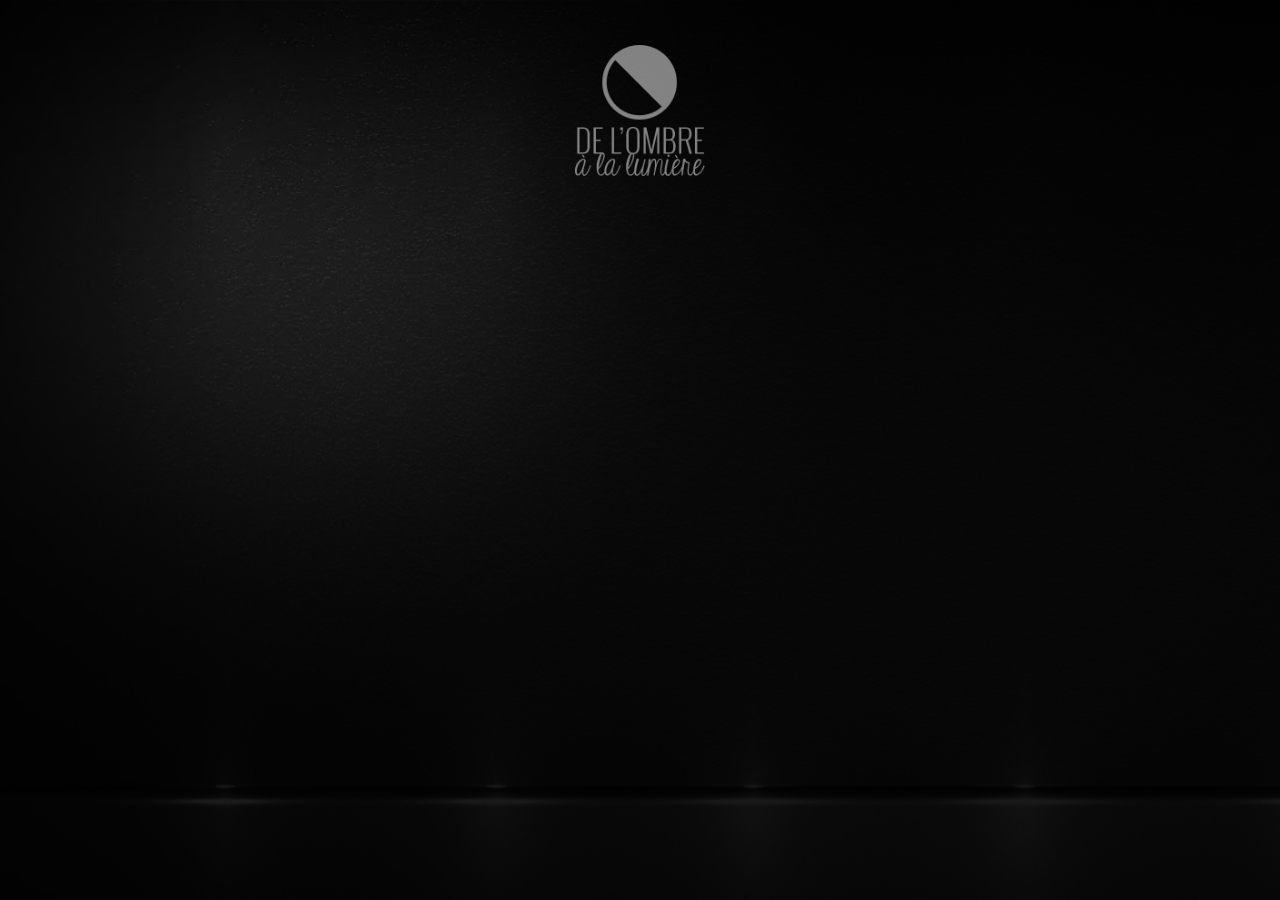
<file: index.html>
<!DOCTYPE html PUBLIC "-//W3C//DTD XHTML 1.0 Transitional//EN"
	"http://www.w3.org/TR/xhtml1/DTD/xhtml1-transitional.dtd">
<html xmlns="http://www.w3.org/1999/xhtml" xml:lang="en" lang="en">
<head>
        <meta http-equiv="Content-Type" content="text/html; charset=utf-8"/>
        <meta name="viewport" content="initial-scale=0.5" />
        <title>De l'Ombre à la Lumière</title>
        <meta name="description" content="Partez à la découverte de différents espaces et explorez les différentes intensités d'eclairage, de l'ombre à la munière..."/>       
        <meta name="keywords" content="ombre, lumiere, culture, eclairage, Master DIMI"/>
        <link rel="stylesheet" href="css/style.css" type="text/css" />
        <link href='https://fonts.googleapis.com/css?family=Open+Sans:400,300,300italic,400italic,600,600italic,700,700italic,800,800italic' rel='stylesheet' type='text/css'>
</head>
<body>
    <div id="container">
        <div id="head">
            <img src="img/logo.png" id="logo">
            <p class="fade-in one">Partez à la découverte de différents espaces et explorez les différentes intensités d'eclairage, <i>de l'ombre à la munière...</i></p>
        </div>
        <div id="thumbs">
            <div><a class="fade-in" id="show"><img src="img/1.png"></a><a id="click" href="japon/index.html"></a></div>
            <div><a class="fade-in" id="show"><img src="img/2.png"></a><a id="click" href="maroc/index.html"></a></div>
            <div><a class="fade-in" id="show"><img src="img/3.png"></a><a id="click" href=""></a></div>
            <div><a class="fade-in" id="show"><img src="img/4.png"></a><a id="click" href=""></a></div>
            <div><a class="fade-in" id="show"><img src="img/5.png"></a><a id="click" href=""></a></div>
        </div>

        <div id="tsb-spot"></div>


    </div>


<script src='js/jquery.min.js'></script>
<script src="js/index.js"></script>
</body>
</html>
</file>
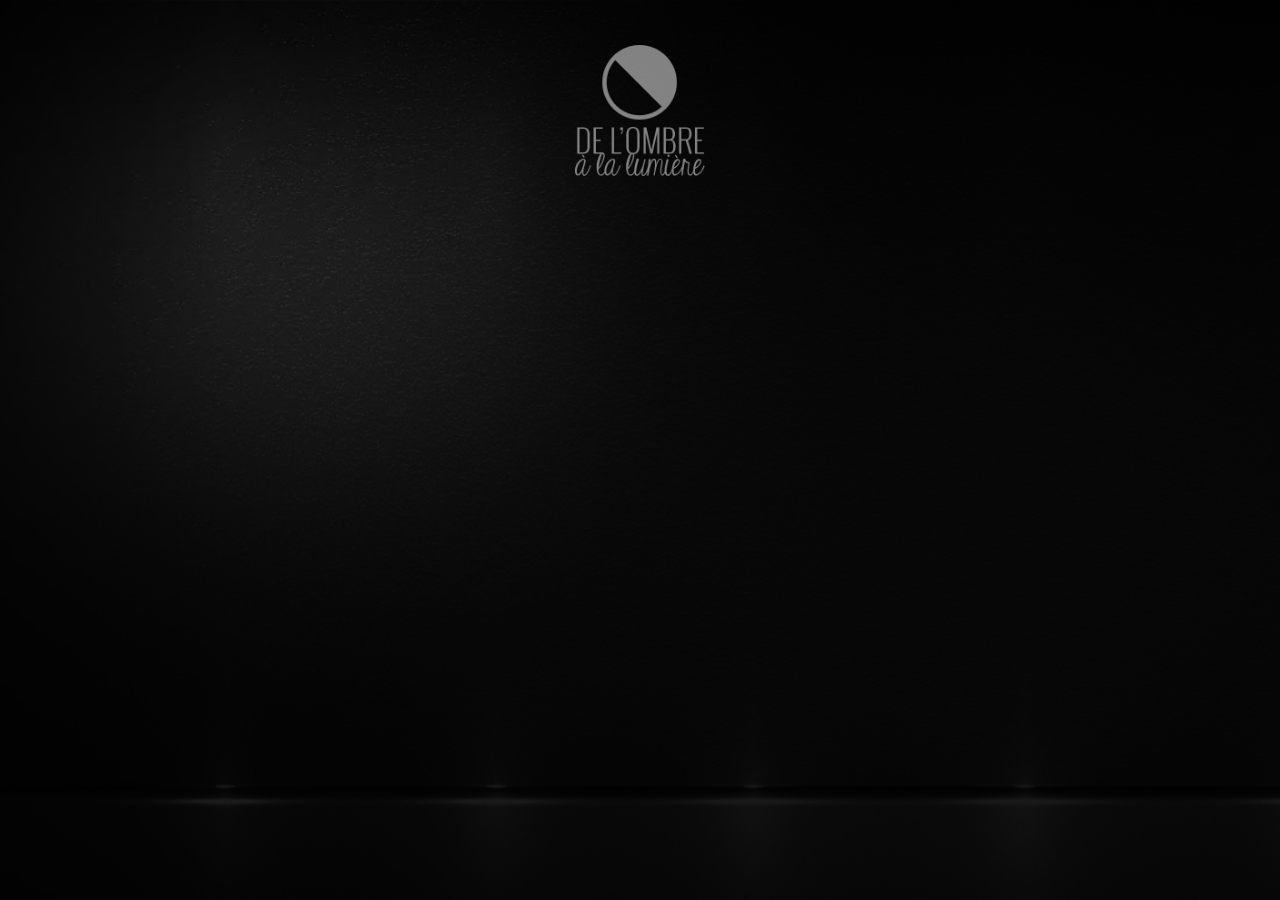
<file: Home/index.html>
<!DOCTYPE html PUBLIC "-//W3C//DTD XHTML 1.0 Transitional//EN"
	"http://www.w3.org/TR/xhtml1/DTD/xhtml1-transitional.dtd">
<html xmlns="http://www.w3.org/1999/xhtml" xml:lang="en" lang="en">
<head>
        <meta http-equiv="Content-Type" content="text/html; charset=utf-8"/>
        <meta name="viewport" content="initial-scale=0.5" />
        <title>De l'Ombre à la Lumière</title>
        <meta name="description" content="Partez à la découverte de différents espaces et explorez les différentes intensités d'eclairage, de l'ombre à la munière..."/>       
        <meta name="keywords" content="ombre, lumiere, culture, eclairage, Master DIMI"/>
        <link rel="stylesheet" href="css/style.css" type="text/css" />
        <link href='https://fonts.googleapis.com/css?family=Open+Sans:400,300,300italic,400italic,600,600italic,700,700italic,800,800italic' rel='stylesheet' type='text/css'>
</head>
<body>
    <div id="container">
        <div id="head">
            <img src="img/logo.png" id="logo">
            <p class="fade-in one">Partez à la découverte de différents espaces et explorez les différentes intensités d'eclairage, <i>de l'ombre à la munière...</i></p>
        </div>
        <div id="thumbs">
            <div><a class="fade-in" id="show"><img src="img/1.png"></a><a id="click" href="../japon/index.html"></a></div>
            <div><a class="fade-in" id="show"><img src="img/2.png"></a><a id="click" href="../maroc/index.html"></a></div>
            <div><a class="fade-in" id="show"><img src="img/3.png"></a><a id="click" href="maroc/index.html"></a></div>
            <div><a class="fade-in" id="show"><img src="img/4.png"></a><a id="click" href="maroc/index.html"></a></div>
            <div><a class="fade-in" id="show"><img src="img/5.png"></a><a id="click" href="maroc/index.html"></a></div>
        </div>

        <div id="tsb-spot"></div>


    </div>


<script src='js/jquery.min.js'></script>
<script src="js/index.js"></script>
</body>
</html>
</file>
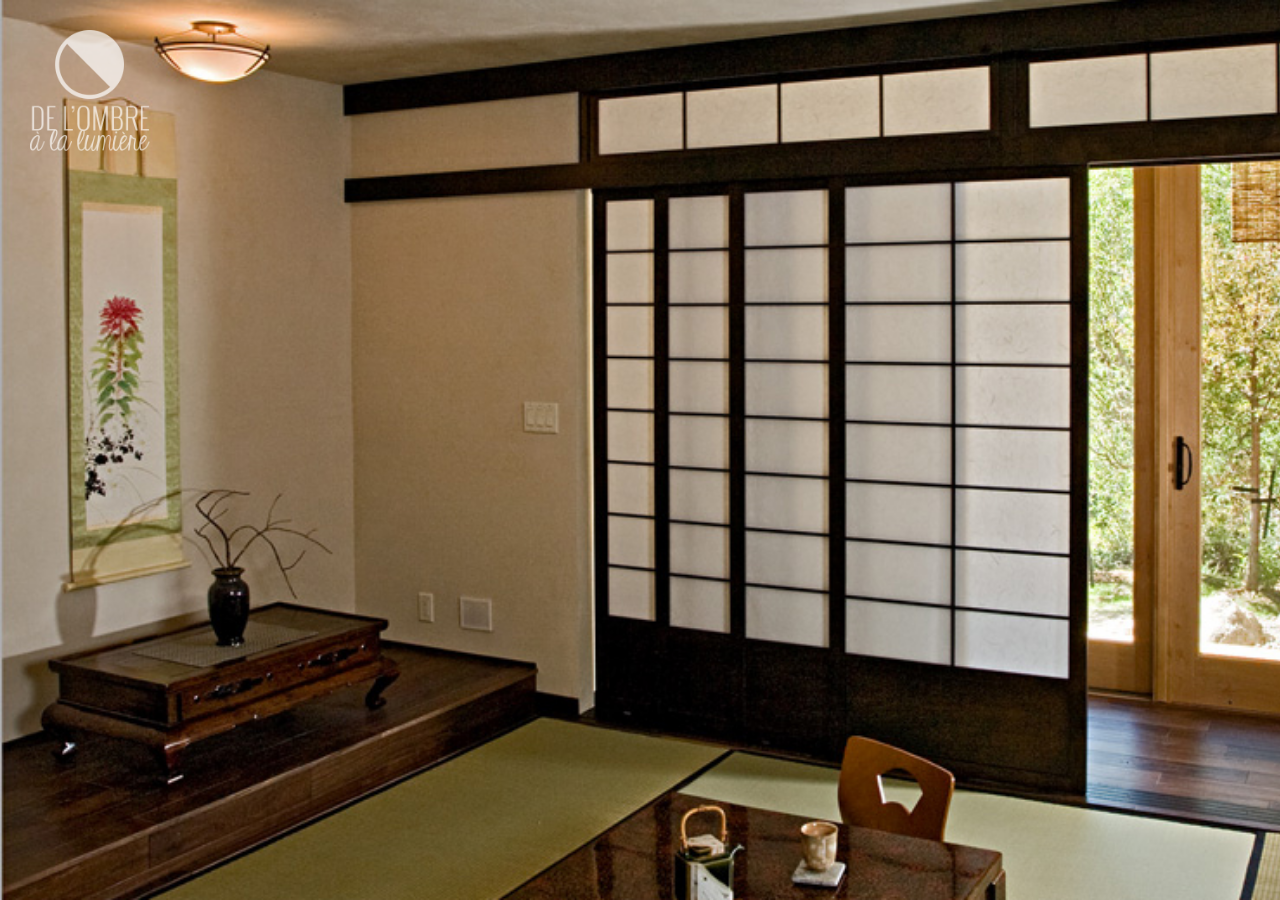
<file: japon/index.html>
<!DOCTYPE html>
<html >
  <head>
    <meta charset="UTF-8">
    <title>De l'Ombre à la Lumière | Japon </title>
    <meta name="description" content="Partez à la découverte de différents espaces et explorez les différentes intensités d'eclairage, de l'ombre à la munière..."/>       
    <meta name="keywords" content="ombre, lumiere, culture, eclairage, Master DIMI"/>
	<meta name="viewport" content="width=device-width, initial-scale=1">
	<script type="text/javascript" src="http://ajax.googleapis.com/ajax/libs/jquery/1.8/jquery.min.js"></script>
	<link rel="stylesheet" href="css/style.css">
	<link href='https://fonts.googleapis.com/css?family=Open+Sans:400,300,300italic,400italic,600,600italic,700,700italic,800,800italic' rel='stylesheet' type='text/css'>
  </head>
  <body>
    <div id="container">
    	<div id="fond"></div>
    	<a href="../index.html"><img style="z-index:20;" src="img/logo.png" id="logo"></a>
		<div id="thumbs">
			<img src="img/backg.jpg" id="img">
			<ul>
				<li class="cd-single-point" onclick="function()">
					<a class="cd-img-replace" href="#0">More</a>
					<div class="cd-more-info cd-top" style="height:190px;">
						<h2>L'ÉCLAIRAGE D'AMBIANCE</h2>
						<p><i>« Les reflets blanchâtres du papier, comme s’ils étaient impuissants à entamer les ténèbres épaisses du toko no ma, rebondissent en quelque sorte sur ces ténèbres, révélant un univers ambigu où l’ombre et la lumière se confondent. N’avez-vous jamais, vous qui me lisez, au moment de pénétrer dans une de ces salles, éprouvé le sentiment que la clarté qui flotte, diffuse, dans la pièce, n’est pas une clarté ordinaire, qu’elle possède une qualité rare, une pesanteur particulière ?» </i>
						<br/><b>Extrait de L’ÉLOGE DE L’OMBRE, JUNICHIRO TANIZAKI. P.57</b></p>
						<a href="#0" class="cd-close-info cd-img-replace">Close</a>
					</div>
				</li>

				<li class="cd-single-point" onclick="function()">
					<a class="cd-img-replace" href="#0">More</a>
					<div class="cd-more-info cd-right"  style="width:350px;margin-top:-20px">
						<h2>LES SHOJI</h2>
						<p>Le bois des Shoji est en bois naturel et possède l'avantage de faire entrer la nature chez vous. Qu'il s'agisse de paravents, de cloisons ou de portes, le Shoji laisse pénétrer une lumière douce tamisée par l'utilisation du papier "washi". Ce papier de riz est translucide et empêche donc la vue, en offrant une véritable intimité. Ces parois offre le pouvoir de moduler la lumière tout au long de la journée.
						<br/><b style="line-height:2" >Été Précoce de Yasujirō Ozu</b></p>
						<iframe width="210" height="132" src="https://www.youtube.com/embed/MSyQV5AiRMM?rel=0&amp;showinfo=0" frameborder="0" allowfullscreen></iframe>
						<a href="#0" class="cd-close-info cd-img-replace">Close</a>
					</div>
				</li>

				<li class="cd-single-point" onclick="function()">
					<a class="cd-img-replace" href="#0">More</a>
					<div class="cd-more-info cd-right" style="width:450px;">
						<h2>LE TOKONOMA</h2>
						<p><i>« Si l’on comparait une pièce d’habitation japonaise à un dessin à l’encre de Chine, les shôji correspondraient à la partie où l’encre est la plus diluée, le tokonoma à l’endroit où elle est la plus épaisse. Chaque fois que je regarde un tokonoma, ce chef-d’oeuvre du raffinement, je suis émerveillé de constater à quel point les Japonais ont pénétré les mystères de l’ombre, et avec quelle ingéniosité ils ont su utiliser les jeux d’ombre et de lumière. Et cela sans recherche particulière en vue de tel effet précis. En un mot, sans autre moyen que du bois sans apprêt et des murs nus, l’on a ménagé un espace en retrait, où les rayons lumineux que l’on y laisse pénétrer engendrent de ci, de là, des recoins vaguement obscurs. » </i><br/><b>Extrait de L’ÉLOGE DE L’OMBRE, JUNICHIRO TANIZAKI. P.56</b>
						</p>
						<a href="#0" class="cd-close-info cd-img-replace">Close</a>
					</div>
				</li>

				<li class="cd-single-point" onclick="function()">
					<a class="cd-img-replace" href="#0">More</a>
					<div class="cd-more-info cd-right">
						<h2>L'ÉCLAIRAGE JAPONAIS ET L'OCCIDENT...</h2>
						<p><i>« C’est ainsi que lorsque nous entreprenons la construction de nos demeures, avant toute chose nous déployons ce toit ainsi qu’un parasol qui détermine au sol un périmètre protégé du soleil, puis dans cette pénombre nous disposons la maison. Bien entendu, une maison d’Occident ne peut non plus se passer de toit, mais la destination principale, n’en est pas tant de faire obstacle à la lumière solaire, que de protéger des intempéries ; on le construit donc de telle sorte qu’il répande le moins d’ombre possible, et un simple coup d’œil sur son aspect extérieur permet de reconnaître que l’on a cherché à obtenir pour l’intérieur la meilleure exposition à la lumière. Si le toit japonais est un parasol, l’occidental n’est rien de plus qu’un couvre-chef. Mieux, comme dans une casquette, les bords sont réduits à si peu de chose que les rayons directs du soleil peuvent frapper les murs jusqu’au ras du toit. » </i>
						<br/><b>Extrait de L’ÉLOGE DE L’OMBRE, JUNICHIRO TANIZAKI. P.50</b></p>


						<a href="#0" class="cd-close-info cd-img-replace">Close</a>
					</div>
				</li>
			</ul>
		</div>
	</div>
	<script type="text/javascript">
		$( function() {
		  $('li').toggle( function() {
		    $('#fond').css('backgroundColor', 'rgba(0, 0, 0, 0.7)');
		  },function(){
		  $('#fond').css('backgroundColor', 'rgba(0, 0, 0, 0)');
		  });
		} );
	</script>
	<script src="js/modernizr.js"></script>
    <script src="js/index.js"></script>
	<script src="js/main.js"></script>
  </body>
</html>
</file>
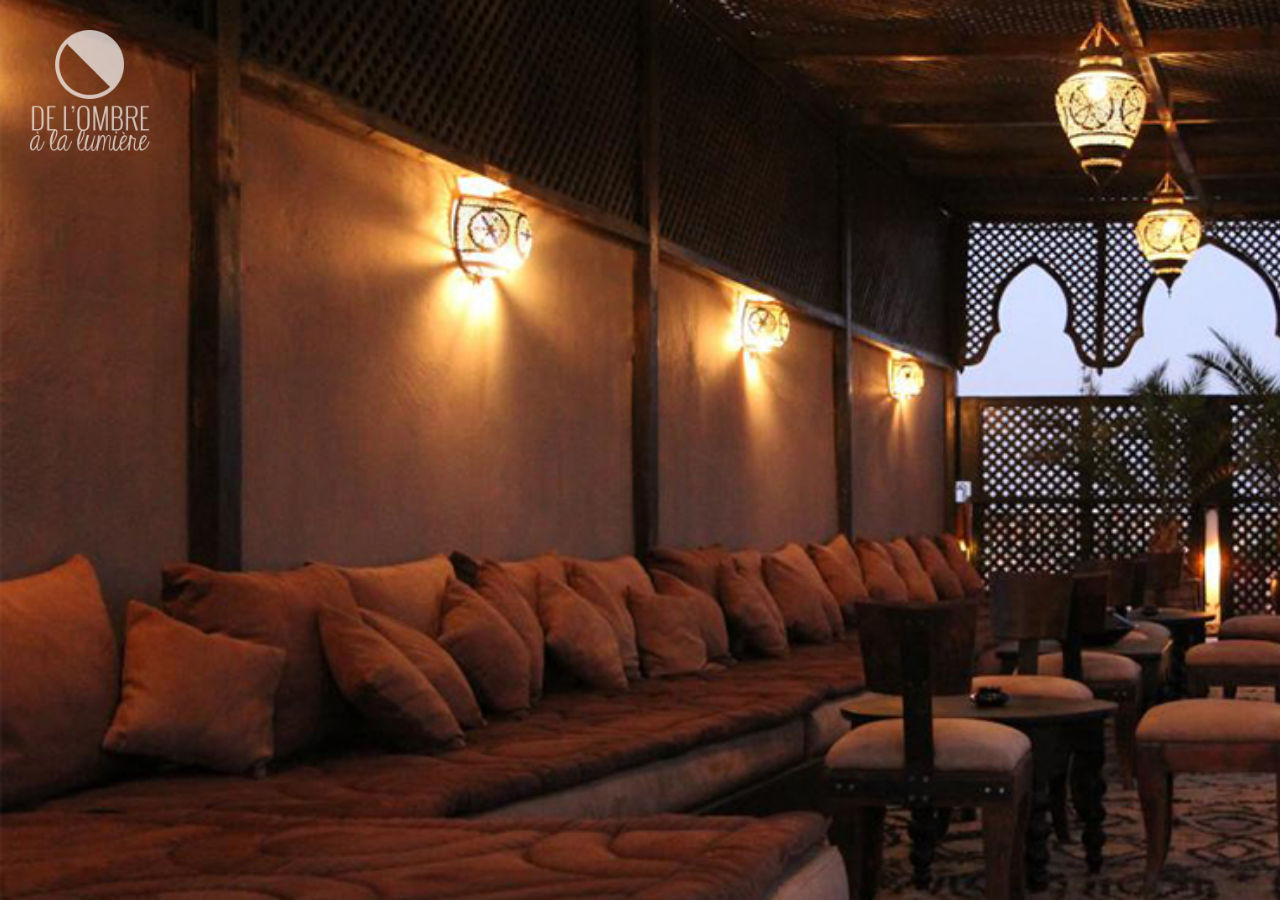
<file: maroc/index.html>
<!DOCTYPE html>
<html >
  <head>
    <meta charset="UTF-8">
    <title>De l'Ombre à la Lumière | Maroc </title>
    <meta name="description" content="Partez à la découverte de différents espaces et explorez les différentes intensités d'eclairage, de l'ombre à la munière..."/>       
    <meta name="keywords" content="ombre, lumiere, culture, eclairage, Master DIMI"/>
	<meta name="viewport" content="width=device-width, initial-scale=1">
	<script type="text/javascript" src="http://ajax.googleapis.com/ajax/libs/jquery/1.8/jquery.min.js"></script>
	<link rel="stylesheet" href="css/style.css">
	<link href='https://fonts.googleapis.com/css?family=Open+Sans:400,300,300italic,400italic,600,600italic,700,700italic,800,800italic' rel='stylesheet' type='text/css'>
  </head>
  <body>
    <div id="container">
    	<div id="fond"></div>
    	<a href="../index.html"><img style="z-index:20;" src="img/logo.png" id="logo"></a>
		<div id="thumbs">
			<img src="img/backg.jpg" id="img">
			<ul>
				<li class="cd-single-point" onclick="function()">
					<a class="cd-img-replace" href="#0">More</a>
					<div class="cd-more-info cd-top" style="height:120px;text-align:center;">
						<h2>TAPIS BERBERES BENI OUARAIN</h2>
						<p>Les tapis Beni Ouarain sont considérés comme étant « les tapis roi », les plus prestigieux du Maroc, tissés à la main à partir de laine soyeuse de haute qualité, chaque pièce est unique en son genre. Ces tapis luxuriants trouvent leur place dans tous les décors. Ce tapis traditionnel apportera prestige, lumière et chaleur </p>
						<a href="#0" class="cd-close-info cd-img-replace">Close</a>
					</div>
				</li>

				<li class="cd-single-point" onclick="function()">
					<a class="cd-img-replace" href="#0">More</a>
					<div class="cd-more-info cd-bottom"  style="width:350px;margin-top:0px;text-align:center;">
						<h2>MUR DE TADELAK</h2>
						<p>Le Tadelakt est une technique de revêtement mural que l'on trouve traditionnellement dans les Hammams. En chaux naturelle, polie par le Mâalem (maître artisan), il protège les murs de l'humidité (idéal pour les espaces extérieurs) et donne de la luminosité à votre espace.</p>
						<a href="#0" class="cd-close-info cd-img-replace">Close</a>
					</div>
				</li>

				<li class="cd-single-point" onclick="function()">
					<a class="cd-img-replace" href="#0">More</a>
					<div class="cd-more-info cd-right" style="width:450px;">
						<h2>APPLIQUE MURALE</h2>
						<p>Toutes ajourées d'arabesques, de rosaces finement ciselées, travaillées avec minutie par des mains de maître artisans, les Appliques Murales et Luminaires rehausseront votre intérieur d'une belle et délicate touche de Décoration Marocaine. Pour obtenir un éclairage diffus et tamisé ou une atmosphère joyeuse dans un salon ou sur une terrasse, optez pour une lampe d'ambiance ou un luminaire en suspension marocain.</p>
						<a href="#0" class="cd-close-info cd-img-replace">Close</a>
					</div>
				</li>

				<li class="cd-single-point" onclick="function()">
					<a class="cd-img-replace" href="#0">More</a>
					<div class="cd-more-info cd-right">
						<h2>ARC OUTREPASSÉ BRISÉ</h2>
						<p>L’un des éléments qui caractérisent le plus les monuments Arabes est la forme particulière des arcades. Dans une évocation Orientale, on imagine toujours, dans le décor d’un palais, les traditionnels portiques en arc brisé outrepassé. Une véritable ouverture préstigieuse qui laisse entrer la lumière. Les illustrateurs en ont usé et abusé ; les décorateurs de théâtre s’en sont souvent servis, en les déformant maintes fois du reste, et ont commis, dans des compositions fantaisistes, de très fâcheuses fautes de goût. Dans les plus vieux monuments du Caire, à la Mosquée d’Amrou, qui date du VII° siècle, et à celle de Touloun, les architectes ont tracé l'arc brisé, très légèrement obtus, mais non outrepassé.</p>
				</li>

				<li class="cd-single-point" onclick="function()">
					<a class="cd-img-replace" href="#0">More</a>
					<div class="cd-more-info cd-right">
						<h2>SUSPENSION</h2>
						<p>Lampes marocaines henné sont faits de peau de chèvre ou de brebis qui est tendu autour dedifférentes formes de cadres marocains en fer forgé à la main. Après la teinture de la peau,avec une aiguille, les artistes au henné, généralement des filles, méticuleusement élaborer de différents motifs complexes, qui semblent être de fines lignes noires sur les peaux. Ils ont laissé sècher le henné pendant environ une heure, puis les artistes peintre ont appliqués des peintures de couleurs différentes tirées au henné. Ils utilisent des couleurs typiquement marocaines dynamiques qui vous font penser à Aladdin symbole des lumières magiques. Ces techniques ont été utilisées pendant de nombreux siècles et ont été transmis durant de nombreuses générations. </p>
				</li>


				<li class="cd-single-point" onclick="function()">
					<a class="cd-img-replace" href="#0">More</a>
					<div class="cd-more-info cd-left" style="text-align:right;margin-top:-20px;width:500px;">
						<h2>LANTERNE</h2>
						<p><i>L'éclairage joue un rôle très important pour avoir un look parfait du décor de votre salon marocain traditionnel. Les appareils d'éclairage fabriqués par les artisans marocains se caractérisent pas une décoration marocaine esthétique et un design inédit. Les textures sont très utilisées dans les salons traditionnels marocains. Les textures et les formes sont des éléments indispensables au style marocain. Un univers loin des éléments lisses et épurés. A la différence d’une bougie, la lanterne offre bien plus qu’un éclairage. Il suffit de contempler le spectacle au mur. La lumière se glisse entre les formes symétriques, parfois même offre de teintes colorées. La légèreté se réalisé, la délicatesse s’installe, le voyage débute. Faites-vous de grandes nuits chaleureuses.
						</p>
						<a href="#0" class="cd-close-info cd-img-replace">Close</a>
					</div>
				</li>		

				<!-- <li class="cd-single-point" onclick="function()">
					<a class="cd-img-replace" href="#0">More</a>
					<div class="cd-more-info cd-right" style="width:450px;">
						<h2>SOL BEJMAT</h2>
						<p><i>L'éclairage joue un rôle très important pour avoir un look parfait du décor de votre salon marocain traditionnel. Les appareils d'éclairage fabriqués par les artisans marocains se caractérisent pas une décoration marocaine esthétique et un design inédit. Les textures sont très utilisées dans les salons traditionnels marocains. Les textures et les formes sont des éléments indispensables au style marocain. Un univers loin des éléments lisses et épurés. 
						Besoin d’une atmosphère ou une décoration bien particulière ? Besoin d’évasion ou encore de romantisme ? La lanterne de salon marocain vous transporte dans un tout autre monde, un monde rêveur. L’occasion d’oublier ses petits tracas quotidiens ou encore de simuler une nuit sous un ciel étoilé. Comment rester insensible à cette lumière « vivante », pleine de charme et d’élégance ? A la différence d’une bougie, la lanterne offre bien plus qu’un éclairage. Il suffit de contempler le spectacle au mur. La lumière se glisse entre les formes symétriques, parfois même offre de teintes colorées. La légèreté se réalisé, la délicatesse s’installe, le voyage débute. Faites-vous de grandes nuits chaleureuses.
						</p>
						<a href="#0" class="cd-close-info cd-img-replace">Close</a>
					</div>
				</li>-->


						<a href="#0" class="cd-close-info cd-img-replace">Close</a>
					</div>
				</li>
			</ul>
		</div>
	</div>
	<script type="text/javascript">
		$( function() {
		  $('li').toggle( function() {
		    $('#fond').css('backgroundColor', 'rgba(0, 0, 0, 0.7)');
		  },function(){
		  $('#fond').css('backgroundColor', 'rgba(0, 0, 0, 0)');
		  });
		} );
	</script>
	<script src="js/modernizr.js"></script>
    <script src="js/index.js"></script>
	<script src="js/main.js"></script>
  </body>
</html>
</file>
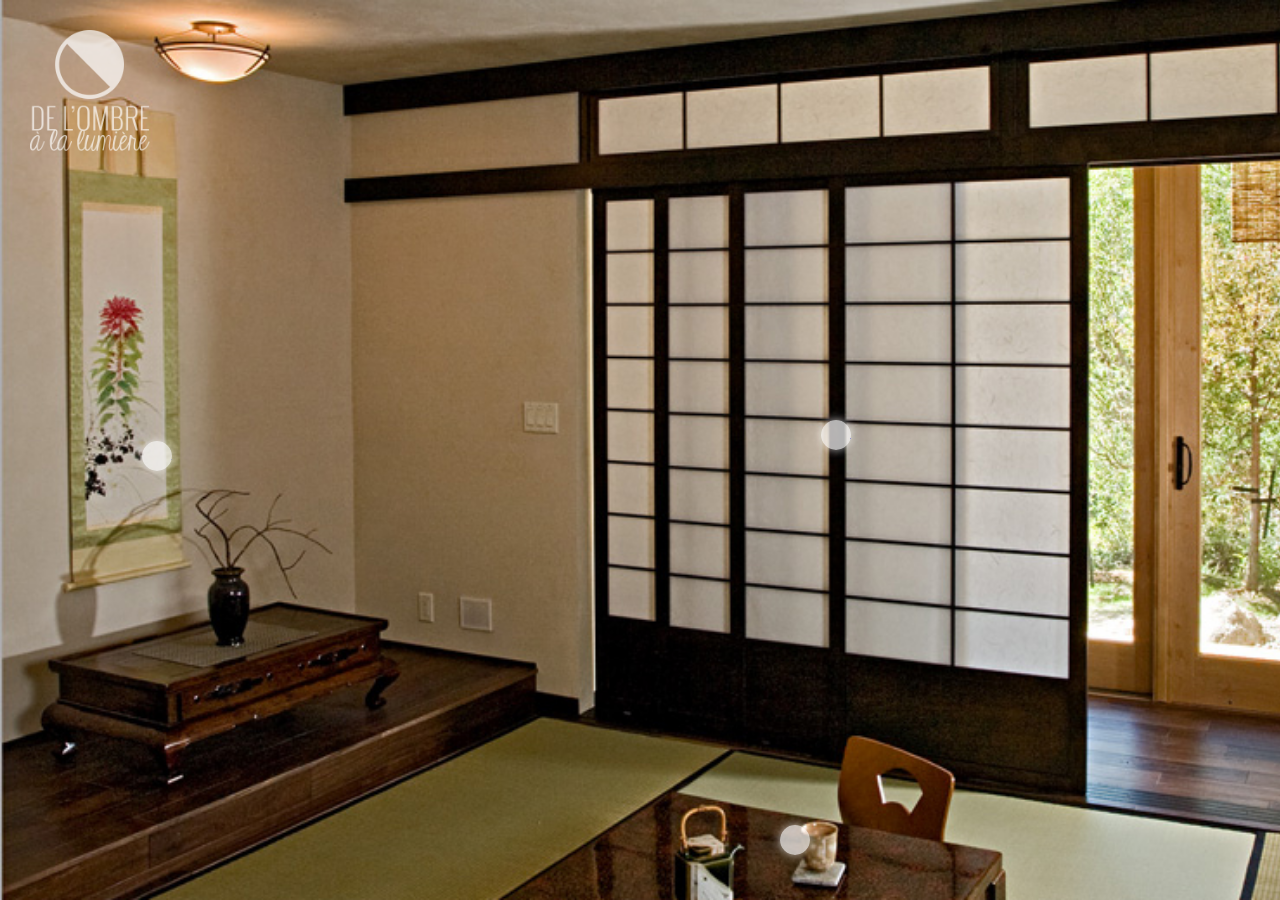
<file: Shoji/index.html>
<!DOCTYPE html>
<html >
  <head>
    <meta charset="UTF-8">
    <title>De l'Ombre à la Lumière</title>
	<meta name="viewport" content="width=device-width, initial-scale=1">
	<script type="text/javascript" src="http://ajax.googleapis.com/ajax/libs/jquery/1.8/jquery.min.js"></script>
	<link rel="stylesheet" href="css/style.css">
	<link href='https://fonts.googleapis.com/css?family=Open+Sans:400,300,300italic,400italic,600,600italic,700,700italic,800,800italic' rel='stylesheet' type='text/css'>
	<style type="text/css">
		body {
			color: #fff;
		  	font-family: 'Open Sans', sans-serif;
		}
		#fond {
			background-color: rgba(0, 0, 0, 0.5);
		    position: absolute;
		    z-index: 2;
		    width: 100%;
		    height: 100%;
		}
		iframe:hover{
			width: 420px; 
			height: 315px;
			transition-duration: 3s;
			} 
	</style>
  </head>
  <body>
    <div id="container">
    	<div id="fond"></div>
    	<a href="index.html"><img src="img/logo.png" id="logo"></a>
		<div id="thumbs">
			<img src="img/backg.jpg" id="img">
			<ul>
				<li class="cd-single-point" onclick="function()">
					<a class="cd-img-replace" href="#0">More</a>
					<div class="cd-more-info cd-top">
						<p>
							Les reflets blanchâtres du papier, comme s’ils étaient impuissants à entamer les ténèbres épaisses du toko no ma, rebondissent en quelque sorte sur ces ténèbres, révélant un univers ambigu où l’ombre et la lumière se confondent. N’avez-vous jamais, vous qui me lisez, au moment de pénétrer dans une de ces salles, éprouvé le sentiment que la clarté qui flotte, diffuse, dans la pièce, n’est pas une clarté ordinaire, qu’elle possède une qualité rare, une pesanteur particulière ?
						</p>
						<a href="#0" class="cd-close-info cd-img-replace">Close</a>
					</div>
				</li>

				<li class="cd-single-point" onclick="function()">
					<a class="cd-img-replace" href="#0">More</a>
					<div class="cd-more-info cd-right">
						<p>
							<iframe width="210" height="132" src="https://www.youtube.com/embed/MSyQV5AiRMM?rel=0&amp;showinfo=0" frameborder="0" allowfullscreen></iframe>
						</p>
						<a href="#0" class="cd-close-info cd-img-replace">Close</a>
					</div>
				</li>

				<li class="cd-single-point" onclick="function()">
					<a class="cd-img-replace" href="#0">More</a>
					<div class="cd-more-info cd-right">
						<p>
							C’est ainsi que lorsque nous entreprenons la construction de nos demeures, avant toute chose nous déployons ce toit ainsi qu’un parasol qui détermine au sol un périmètre protégé du soleil, puis dans cette pénombre nous disposons la maison. Bien entendu, une maison d’Occident ne peut non plus se passer de toit, mais la destination principale, n’en est pas tant de faire obstacle à la lumière solaire, que de protéger des intempéries ; on le construit donc de telle sorte qu’il répande le moins d’ombre possible, et un simple coup d’œil sur son aspect extérieur permet de reconnaître que l’on a cherché à obtenir pour l’intérieur la meilleure exposition à la lumière. Si le toit japonais est un parasol, l’occidental n’est rien de plus qu’un couvre-chef. Mieux, comme dans une casquette, les bords sont réduits à si peu de chose que les rayons directs du soleil peuvent frapper les murs jusqu’au ras du toit.
						</p>
						<a href="#0" class="cd-close-info cd-img-replace">Close</a>
					</div>
				</li>

				<li class="cd-single-point" onclick="function()">
					<a class="cd-img-replace" href="#0">More</a>
					<div class="cd-more-info cd-left">
						<h2>Eté Précoce 1951SHOJI</h2>
						<p>
							Cette paroi traditionnelle japonaise est constituée de papier de riz translucide monté sur une trame de bois, souvent disposés sur des paroi elles permettent d'obtenir une lumière tamisé, et de pouvoir la moduler tout au long de la journée. C'est à l'époque de Kamakura qu'il prend son sens définitif.
						</p>
						<a href="#0" class="cd-close-info cd-img-replace">Close</a>
					</div>
				</li>
			</ul>
		</div>
	</div>
	<script type="text/javascript">
		$( function() {
		  $('#fond').toggle( function() {
		    $(this).css('backgroundColor', 'rgba(0, 0, 0, 0.7)');
		  },function(){
		  $(this).css('backgroundColor', 'rgba(0, 0, 0, 0)');
		  });
		} );
	</script>
	<script src="js/modernizr.js"></script>
    <script src="js/jquery-2.1.1.js"></script>
    <script src="js/index.js"></script>
	<script src="js/main.js"></script>
  </body>
</html>
</file>
<file: css/style.css>
*{margin: 0;padding: 0;}

#container {
	height: 100%;
	width: 100%;
	overflow-x: scroll;
	min-height: 600px;
}

#show{z-index:0; position:relative; }
#click {z-index: 999; margin-right: -12em; width: 200px; height: 239px; display: inline-block; position: relative; right: 200px;}

#thumbs {
	background-color: #646464;
	position: absolute;
	top: 0px;
	left: 0px;
	height: 100%;
	width: auto;
	white-space: nowrap;
	padding: 0px 300px;
	background-image: url(../img/bg.jpg);
	background-size: auto 100%;
	min-height: 650px;

}

#thumbs div {
	width: 200px;
	margin: 8% 250px 0px 250px;
	display: inline-block;
}

#thumbs img {
	height: auto;
	width: 200px;
	/*box-shadow: 0px 1px 35px rgb(255, 255, 255), 0 0 64px #C6C6FF, 0 0 30px #c6c6ff;*/
	box-shadow: 0 18px 40px 0 #000, 10px 0px 30px 0px rgba(255, 255, 255, 0.5), 0px -10px 30px 0px rgba(255, 255, 255, 0.5), -10px 0px 30px 0px rgba(255, 255, 255, 0.5);
}

#thumbs img:hover {
	height: auto;
	width: 200px;
	transition: all 0.5s ease-in-out 0s;
}

#logo {
    margin: 0px auto 0px auto;
    position: relative;
    display: block;
    width: 130px;
}

#head {
    margin: 45px auto 0px auto;
    position: relative;
    display: block;
    z-index: 1;
    opacity: 0.5;
    color: #fff;
    width: 450px;
    text-align: center;
}

p{
	margin-top: 25px;
  	font-family: 'Open Sans', sans-serif;
}

#titre {
	position: fixed;
	text-align: center;
  	font-family: 'Open Sans', sans-serif;
	font-size: 40px;
	color: #cccccc;
	z-index: 1;
}

#tsb-spot {
    position: absolute;
    top: 0;
    left: 0;
    width: 100%;
    height: 100%;
    background: url(../img/spotlight.png) center;
}


/* make keyframes that tell the start state and the end state of our object */
 
@-webkit-keyframes fadeIn { from { opacity:0; } to { opacity:1; } }
@-moz-keyframes fadeIn { from { opacity:0; } to { opacity:1; } }
@keyframes fadeIn { from { opacity:0; } to { opacity:1; } }
 
.fade-in {
	opacity:0;  /* make things invisible upon start */
	-webkit-animation:fadeIn ease-in 1;  /* call our keyframe named fadeIn, use animattion ease-in and repeat it only 1 time */
	-moz-animation:fadeIn ease-in 1;
	animation:fadeIn ease-in 1;
 
	-webkit-animation-fill-mode:forwards;  /* this makes sure that after animation is done we remain at the last keyframe value (opacity: 1)*/
	-moz-animation-fill-mode:forwards;
	animation-fill-mode:forwards;
 
	-webkit-animation-duration:1s;
	-moz-animation-duration:1s;
	animation-duration:1s;
}
 
.fade-in.one {
-webkit-animation-delay: 0.7s;
-moz-animation-delay: 0.7s;
animation-delay: 0.7s;
}
</file>
<file: Home/css/style.css>
*{margin: 0;padding: 0;}

#container {
	height: 100%;
	width: 100%;
	overflow-x: scroll;
	min-height: 600px;
}

#show{z-index:0; position:relative; }
#click {z-index: 999; margin-right: -12em; width: 200px; height: 239px; display: inline-block; position: relative; right: 200px;}

#thumbs {
	background-color: #646464;
	position: absolute;
	top: 0px;
	left: 0px;
	height: 100%;
	width: auto;
	white-space: nowrap;
	padding: 0px 300px;
	background-image: url(../img/bg.jpg);
	background-size: auto 100%;
	min-height: 650px;

}

#thumbs div {
	width: 200px;
	margin: 8% 250px 0px 250px;
	display: inline-block;
}

#thumbs img {
	height: auto;
	width: 200px;
	/*box-shadow: 0px 1px 35px rgb(255, 255, 255), 0 0 64px #C6C6FF, 0 0 30px #c6c6ff;*/
	box-shadow: 0 18px 40px 0 #000, 10px 0px 30px 0px rgba(255, 255, 255, 0.5), 0px -10px 30px 0px rgba(255, 255, 255, 0.5), -10px 0px 30px 0px rgba(255, 255, 255, 0.5);
}

#thumbs img:hover {
	height: auto;
	width: 200px;
	transition: all 0.5s ease-in-out 0s;
}

#logo {
    margin: 0px auto 0px auto;
    position: relative;
    display: block;
    width: 130px;
}

#head {
    margin: 45px auto 0px auto;
    position: relative;
    display: block;
    z-index: 1;
    opacity: 0.5;
    color: #fff;
    width: 450px;
    text-align: center;
}

p{
	margin-top: 25px;
  	font-family: 'Open Sans', sans-serif;
}

#titre {
	position: fixed;
	text-align: center;
  	font-family: 'Open Sans', sans-serif;
	font-size: 40px;
	color: #cccccc;
	z-index: 1;
}

#tsb-spot {
    position: absolute;
    top: 0;
    left: 0;
    width: 100%;
    height: 100%;
    background: url(../img/spotlight.png) center;
}


/* make keyframes that tell the start state and the end state of our object */
 
@-webkit-keyframes fadeIn { from { opacity:0; } to { opacity:1; } }
@-moz-keyframes fadeIn { from { opacity:0; } to { opacity:1; } }
@keyframes fadeIn { from { opacity:0; } to { opacity:1; } }
 
.fade-in {
	opacity:0;  /* make things invisible upon start */
	-webkit-animation:fadeIn ease-in 1;  /* call our keyframe named fadeIn, use animattion ease-in and repeat it only 1 time */
	-moz-animation:fadeIn ease-in 1;
	animation:fadeIn ease-in 1;
 
	-webkit-animation-fill-mode:forwards;  /* this makes sure that after animation is done we remain at the last keyframe value (opacity: 1)*/
	-moz-animation-fill-mode:forwards;
	animation-fill-mode:forwards;
 
	-webkit-animation-duration:1s;
	-moz-animation-duration:1s;
	animation-duration:1s;
}
 
.fade-in.one {
-webkit-animation-delay: 0.7s;
-moz-animation-delay: 0.7s;
animation-delay: 0.7s;
}
</file>
<file: japon/css/style.css>
*{margin: 0;padding: 0;}


ol, ul {
	list-style: none;
}
blockquote, q {
	quotes: none;
}
blockquote:before, blockquote:after,
q:before, q:after {
	content: '';
	content: none;
}
table {
	border-collapse: collapse;
	border-spacing: 0;
}


#container
{
height: 100%;
width: 100%;
overflow: hidden;
#overflow-x: scroll;
min-height: 600px;
}

#thumbs
{
position: absolute;
top: 0px;
left: 0px;
height: 100%;
width: auto;
overflow: hidden;
min-height: 650px;
}

#img {
	height: 100%;
  min-height: 650px;
}

#logo {
	position: relative;
  z-index: 1;
  width: 120px;
  margin: 30px;
  opacity: 0.7;
}


.cd-container:after {
  content: "";
  display: table;
  clear: both;
}

.cd-img-replace {
  /* replace text with background images */
  display: inline-block;
  overflow: hidden;
  text-indent: 100%;
  white-space: nowrap;
}

.cd-product {
  text-align: center;
}

.cd-product-wrapper {
  display: inline-block;
  position: relative;
  margin: 0 auto;
  width: 100%;
  max-width: 450px;
}
.cd-product-wrapper > img {
  display: block;
}

.cd-single-point {
  position: absolute;
  border-radius: 50%;
}
.cd-single-point > a {
  position: relative;
  z-index: 2;
  display: block;
  width: 30px;
  height: 30px;
  border-radius: inherit;
  background: rgba(255, 255, 255, 0.7);
  box-shadow: 0 0 10px rgba(255, 255, 255, 0.7);
  -webkit-transition: background-color 0.2s;
  -moz-transition: background-color 0.2s;
  transition: background-color 0.2s;
}
.cd-single-point > a::after, .cd-single-point > a:before {
  /* rotating plus icon */
  /*content: '';*/
  position: absolute;
  left: 50%;
  top: 50%;
  bottom: auto;
  right: auto;
  -webkit-transform: translateX(-50%) translateY(-50%);
  -moz-transform: translateX(-50%) translateY(-50%);
  -ms-transform: translateX(-50%) translateY(-50%);
  -o-transform: translateX(-50%) translateY(-50%);
  transform: translateX(-50%) translateY(-50%);
  background-color: #ffffff;
  -webkit-transition-property: -webkit-transform;
  -moz-transition-property: -moz-transform;
  transition-property: transform;
  -webkit-transition-duration: 0.2s;
  -moz-transition-duration: 0.2s;
  transition-duration: 0.2s;
}
.cd-single-point > a::after {
  height: 2px;
  width: 12px;
}
.cd-single-point > a::before {
  height: 12px;
  width: 2px;
}
.cd-single-point::after {
  /* this is used to create the pulse animation */
  content: '';
  position: absolute;
  z-index: 1;
  width: 100%;
  height: 100%;
  top: 0;
  left: 0;
  border-radius: inherit;
  background-color: transparent;
  -webkit-animation: cd-pulse 2s infinite;
  -moz-animation: cd-pulse 2s infinite;
  animation: cd-pulse 2s infinite;
}
.cd-single-point:nth-of-type(1) {
  bottom: 5%;
  right: 60%;
}
.cd-single-point:nth-of-type(2) {
  bottom: 50%;
  right: 58%;
}
.cd-single-point:nth-of-type(3) {
  top: 49%;
  left: 7%;
}
.cd-single-point:nth-of-type(4) {
  top: 43%;
  right: 33%;
}
.cd-single-point.is-open > a {
  background-color: rgba(0, 0, 0, 0.7);
  box-shadow: 0 0 10px rgba(0, 0, 0, 0.7);
}
.cd-single-point.is-open > a::after, .cd-single-point.is-open > a::before {
  -webkit-transform: translateX(-50%) translateY(-50%) rotate(135deg);
  -moz-transform: translateX(-50%) translateY(-50%) rotate(135deg);
  -ms-transform: translateX(-50%) translateY(-50%) rotate(135deg);
  -o-transform: translateX(-50%) translateY(-50%) rotate(135deg);
  transform: translateX(-50%) translateY(-50%) rotate(135deg);
}
.cd-single-point.is-open::after {
  /* remove pulse effect */
  display: none;
}
.cd-single-point.is-open .cd-more-info {
  visibility: visible;
  opacity: 1;
  -webkit-transform: scale(1);
  -moz-transform: scale(1);
  -ms-transform: scale(1);
  -o-transform: scale(1);
  transform: scale(1);
  -webkit-transition: opacity 0.3s 0s, visibility 0s 0s, -webkit-transform 0.3s 0s, top 0.3s 0s, bottom 0.3s 0s, left 0.3s 0s, right 0.3s 0s;
  -moz-transition: opacity 0.3s 0s, visibility 0s 0s, -moz-transform 0.3s 0s, top 0.3s 0s, bottom 0.3s 0s, left 0.3s 0s, right 0.3s 0s;
  transition: opacity 0.3s 0s, visibility 0s 0s, transform 0.3s 0s, top 0.3s 0s, bottom 0.3s 0s, left 0.3s 0s, right 0.3s 0s;
}
.cd-single-point.visited > a {
  background-color: rgba(0, 0, 0, 0.7);
    box-shadow: 0 0 10px rgba(0, 0, 0, 0.7);
}
.cd-single-point.visited::after {
  /* pulse effect no more active on visited elements */
  display: none;
}
@media only screen and (min-width: 600px) {
  .cd-single-point.is-open .cd-more-info.cd-left {
    right: 140%;
  }
  .cd-single-point.is-open .cd-more-info.cd-right {
    left: 140%;
  }
  .cd-single-point.is-open .cd-more-info.cd-top {
    bottom: 140%;
  }
  .cd-single-point.is-open .cd-more-info.cd-bottom {
    top: 140%;
  }
}

@-webkit-keyframes cd-pulse {
  0% {
    -webkit-transform: scale(1);
    box-shadow: inset 0 0 1px 1px rgba(255, 255, 255, 0.8);
  }
  50% {
    box-shadow: inset 0 0 1px 1px rgba(255, 255, 255, 0.4);
  }
  100% {
    -webkit-transform: scale(1.6);
    box-shadow: inset 0 0 1px 1px rgba(255, 207, 0, 0);
  }
}
@-moz-keyframes cd-pulse {
  0% {
    -moz-transform: scale(1);
    box-shadow: inset 0 0 1px 1px rgba(255, 255, 255, 0.8);
  }
  50% {
    box-shadow: inset 0 0 1px 1px rgba(255, 255, 255, 0.4);
  }
  100% {
    -moz-transform: scale(1.6);
    box-shadow: inset 0 0 1px 1px rgba(255, 255, 255, 0);
  }
}
@keyframes cd-pulse {
  0% {
    -webkit-transform: scale(1);
    -moz-transform: scale(1);
    -ms-transform: scale(1);
    -o-transform: scale(1);
    transform: scale(1);
    box-shadow: inset 0 0 1px 1px rgba(255, 255, 255, 0.8);
  }
  50% {
    box-shadow: inset 0 0 1px 1px rgba(255, 255, 255, 0.4);
  }
  100% {
    -webkit-transform: scale(1.6);
    -moz-transform: scale(1.6);
    -ms-transform: scale(1.6);
    -o-transform: scale(1.6);
    transform: scale(1.6);
    box-shadow: inset 0 0 1px 1px rgba(255, 255, 255, 0);
  }
}
.cd-single-point .cd-more-info {
  position: fixed;
  top: 0;
  left: 0;
  z-index: 3;
  width: 100%;
  height: 100%;
  overflow-y: auto;
  -webkit-overflow-scrolling: touch;
  text-align: left;
  line-height: 1.5;
  /*background-color: rgba(255, 255, 255, 0.95);*/
  padding: 2em 1em 1em;
  visibility: hidden;
  opacity: 0;
  -webkit-transform: scale(0.8);
  -moz-transform: scale(0.8);
  -ms-transform: scale(0.8);
  -o-transform: scale(0.8);
  transform: scale(0.8);
  -webkit-transition: opacity 0.3s 0s, visibility 0s 0.3s, -webkit-transform 0.3s 0s, top 0.3s 0s, bottom 0.3s 0s, left 0.3s 0s, right 0.3s 0s;
  -moz-transition: opacity 0.3s 0s, visibility 0s 0.3s, -moz-transform 0.3s 0s, top 0.3s 0s, bottom 0.3s 0s, left 0.3s 0s, right 0.3s 0s;
  transition: opacity 0.3s 0s, visibility 0s 0.3s, transform 0.3s 0s, top 0.3s 0s, bottom 0.3s 0s, left 0.3s 0s, right 0.3s 0s;
}
.cd-single-point .cd-more-info::before {
  /* triangle next to the interest point description - hidden on mobile */
  content: '';
  position: absolute;
  height: 0;
  width: 0;
  display: none;
  border: 8px solid transparent;
}
.cd-single-point .cd-more-info h2 {
  font-size: 22px;
  font-size: 1.375rem;
  margin-bottom: .6em;
}
.cd-single-point .cd-more-info p {
  color: #fff;
}
@media only screen and (min-width: 600px) {
  .cd-single-point .cd-more-info {
    position: absolute;
    width: 500px;
    height: 240px;
    padding: 1em;
    overflow-y: visible;
    line-height: 1.4;
    border-radius: 0.25em;
    /*box-shadow: 0 0 20px rgba(0, 0, 0, 0.7);*/
  }
  .cd-single-point .cd-more-info::before {
    display: block;
  }
  .cd-single-point .cd-more-info.cd-left, .cd-single-point .cd-more-info.cd-right {
    top: 50%;
    bottom: auto;
    -webkit-transform: translateY(-50%);
    -moz-transform: translateY(-50%);
    -ms-transform: translateY(-50%);
    -o-transform: translateY(-50%);
    transform: translateY(-50%);
  }
  .cd-single-point .cd-more-info.cd-left::before, .cd-single-point .cd-more-info.cd-right::before {
    top: 50%;
    bottom: auto;
    -webkit-transform: translateY(-50%);
    -moz-transform: translateY(-50%);
    -ms-transform: translateY(-50%);
    -o-transform: translateY(-50%);
    transform: translateY(-50%);
  }
  .cd-single-point .cd-more-info.cd-left {
    right: 160%;
    left: auto;
  }
  .cd-single-point .cd-more-info.cd-left::before {
    /*border-left-color: rgba(255, 255, 255, 0.95);*/
    left: 100%;
  }
  .cd-single-point .cd-more-info.cd-right {
    left: 160%;
  }
  .cd-single-point .cd-more-info.cd-right::before {
    /*border-right-color: rgba(255, 255, 255, 0.95);*/
    right: 100%;
  }
  .cd-single-point .cd-more-info.cd-top, .cd-single-point .cd-more-info.cd-bottom {
    left: 50%;
    right: auto;
    -webkit-transform: translateX(-50%);
    -moz-transform: translateX(-50%);
    -ms-transform: translateX(-50%);
    -o-transform: translateX(-50%);
    transform: translateX(-50%);
  }
  .cd-single-point .cd-more-info.cd-top::before, .cd-single-point .cd-more-info.cd-bottom::before {
    left: 50%;
    right: auto;
    -webkit-transform: translateX(-50%);
    -moz-transform: translateX(-50%);
    -ms-transform: translateX(-50%);
    -o-transform: translateX(-50%);
    transform: translateX(-50%);
  }
  .cd-single-point .cd-more-info.cd-top {
    bottom: 160%;
    top: auto;
  }
  .cd-single-point .cd-more-info.cd-top::before {
    /*border-top-color: rgba(255, 255, 255, 0.95);*/
    top: 100%;
  }
  .cd-single-point .cd-more-info.cd-bottom {
    top: 160%;
  }
  .cd-single-point .cd-more-info.cd-bottom::before {
    /*border-bottom-color: rgba(255, 255, 255, 0.95);*/
    bottom: 100%;
  }
  .cd-single-point .cd-more-info h2 {
    font-size: 20px;
    font-size: 1.25rem;
    margin-bottom: 0;
  }
  .cd-single-point .cd-more-info p {
    font-size: 14px;
    font-size: 0.875rem;
  }
}

/* close the interest point description - only on mobile */
.cd-close-info {
  position: fixed;
  top: 0;
  right: 0;
  height: 44px;
  width: 44px;
}
.cd-close-info::after, .cd-close-info:before {
  content: '';
  position: absolute;
  left: 50%;
  top: 50%;
  bottom: auto;
  right: auto;
  -webkit-transform: translateX(-50%) translateY(-50%) rotate(45deg);
  -moz-transform: translateX(-50%) translateY(-50%) rotate(45deg);
  -ms-transform: translateX(-50%) translateY(-50%) rotate(45deg);
  -o-transform: translateX(-50%) translateY(-50%) rotate(45deg);
  transform: translateX(-50%) translateY(-50%) rotate(45deg);
  background-color: #475f74;
  -webkit-transition-property: -webkit-transform;
  -moz-transition-property: -moz-transform;
  transition-property: transform;
  -webkit-transition-duration: 0.2s;
  -moz-transition-duration: 0.2s;
  transition-duration: 0.2s;
}
.cd-close-info::after {
  height: 2px;
  width: 16px;
}
.cd-close-info::before {
  height: 16px;
  width: 2px;
}
@media only screen and (min-width: 600px) {
  .cd-close-info {
    display: none;
  }
}
</file>
<file: maroc/css/style.css>
*{margin: 0;padding: 0;}

body {
  color: #fff;
    font-family: 'Open Sans', sans-serif;
}
#fond {
  background-color: rgba(0, 0, 0, 0);
    position: absolute;
    z-index: 2;
    width: 100%;
    height: 100%;
}
iframe {
  border: 6px solid #000;
} 
iframe:hover{
  width: 420px; 
  height: 315px;
  border: 10px solid #000;
  transition-duration: 3s;
} 

ol, ul {
	list-style: none;
}
blockquote, q {
	quotes: none;
}
blockquote:before, blockquote:after,
q:before, q:after {
	content: '';
	content: none;
}
table {
	border-collapse: collapse;
	border-spacing: 0;
}


#container
{
height: 100%;
width: 100%;
overflow: hidden;
#overflow-x: scroll;
min-height: 600px;
}

#thumbs
{
position: absolute;
top: 0px;
left: 0px;
height: 100%;
width: auto;
overflow: hidden;
min-height: 650px;
}

#img {
	height: 100%;
  min-height: 650px;
}

#logo {
	position: relative;
  z-index: 1;
  width: 120px;
  margin: 30px;
  opacity: 0.7;
}


.cd-container:after {
  content: "";
  display: table;
  clear: both;
}

.cd-img-replace {
  /* replace text with background images */
  display: inline-block;
  overflow: hidden;
  text-indent: 100%;
  white-space: nowrap;
}

.cd-product {
  text-align: center;
}

.cd-product-wrapper {
  display: inline-block;
  position: relative;
  margin: 0 auto;
  width: 100%;
  max-width: 450px;
}
.cd-product-wrapper > img {
  display: block;
}

.cd-single-point {
  position: absolute;
  border-radius: 50%;
}
.cd-single-point > a {
  position: relative;
  z-index: 2;
  display: block;
  width: 30px;
  height: 30px;
  border-radius: inherit;
  background: rgba(255, 255, 255, 0.9);
  box-shadow: 0 0 10px rgba(255, 255, 255, 0.9);
  -webkit-transition: background-color 0.2s;
  -moz-transition: background-color 0.2s;
  transition: background-color 0.2s;
}
.cd-single-point > a::after, .cd-single-point > a:before {
  /* rotating plus icon */
  /*content: '';*/
  position: absolute;
  left: 50%;
  top: 50%;
  bottom: auto;
  right: auto;
  -webkit-transform: translateX(-50%) translateY(-50%);
  -moz-transform: translateX(-50%) translateY(-50%);
  -ms-transform: translateX(-50%) translateY(-50%);
  -o-transform: translateX(-50%) translateY(-50%);
  transform: translateX(-50%) translateY(-50%);
  background-color: #ffffff;
  -webkit-transition-property: -webkit-transform;
  -moz-transition-property: -moz-transform;
  transition-property: transform;
  -webkit-transition-duration: 0.2s;
  -moz-transition-duration: 0.2s;
  transition-duration: 0.2s;
}
.cd-single-point > a::after {
  height: 2px;
  width: 12px;
}
.cd-single-point > a::before {
  height: 12px;
  width: 2px;
}
.cd-single-point::after {
  /* this is used to create the pulse animation */
  content: '';
  position: absolute;
  z-index: 1;
  width: 100%;
  height: 100%;
  top: 0;
  left: 0;
  border-radius: inherit;
  background-color: transparent;
  -webkit-animation: cd-pulse 2s infinite;
  -moz-animation: cd-pulse 2s infinite;
  animation: cd-pulse 2s infinite;
}
.cd-single-point:nth-of-type(1) {
  bottom: 4%;
  right: 39%;
}
.cd-single-point:nth-of-type(2) {
  top: 45%;
  left: 23%;
}
.cd-single-point:nth-of-type(3) {
  top: 38%;
  left: 38%;
}
.cd-single-point:nth-of-type(4) {
  top: 31%;
  right: 36%;
}
.cd-single-point:nth-of-type(5) {
  top: 17%;
  right: 46%;
}
.cd-single-point:nth-of-type(6) {
  top: 63%;
  right: 31%;
}
  /*.cd-single-point:nth-of-type(6) {
  bottom: 13%;
  right: 29%;*/
}
.cd-single-point.is-open > a {
  background-color: rgba(79, 79, 79, 0.9);
  box-shadow: 0 0 10px rgba(79, 79, 79, 0.9);
}
.cd-single-point.is-open > a::after, .cd-single-point.is-open > a::before {
  -webkit-transform: translateX(-50%) translateY(-50%) rotate(135deg);
  -moz-transform: translateX(-50%) translateY(-50%) rotate(135deg);
  -ms-transform: translateX(-50%) translateY(-50%) rotate(135deg);
  -o-transform: translateX(-50%) translateY(-50%) rotate(135deg);
  transform: translateX(-50%) translateY(-50%) rotate(135deg);
}
.cd-single-point.is-open::after {
  /* remove pulse effect */
  display: none;
}
.cd-single-point.is-open .cd-more-info {
  visibility: visible;
  opacity: 1;
  -webkit-transform: scale(1);
  -moz-transform: scale(1);
  -ms-transform: scale(1);
  -o-transform: scale(1);
  transform: scale(1);
  -webkit-transition: opacity 0.3s 0s, visibility 0s 0s, -webkit-transform 0.3s 0s, top 0.3s 0s, bottom 0.3s 0s, left 0.3s 0s, right 0.3s 0s;
  -moz-transition: opacity 0.3s 0s, visibility 0s 0s, -moz-transform 0.3s 0s, top 0.3s 0s, bottom 0.3s 0s, left 0.3s 0s, right 0.3s 0s;
  transition: opacity 0.3s 0s, visibility 0s 0s, transform 0.3s 0s, top 0.3s 0s, bottom 0.3s 0s, left 0.3s 0s, right 0.3s 0s;
}
.cd-single-point.visited > a {
  background-color: rgba(79, 79, 79, 0.9);
    box-shadow: 0 0 10px rgba(79, 79, 79, 0.9);
}
.cd-single-point.visited::after {
  /* pulse effect no more active on visited elements */
  display: none;
}
@media only screen and (min-width: 600px) {
  .cd-single-point.is-open .cd-more-info.cd-left {
    right: 140%;
  }
  .cd-single-point.is-open .cd-more-info.cd-right {
    left: 140%;
  }
  .cd-single-point.is-open .cd-more-info.cd-top {
    bottom: 140%;
  }
  .cd-single-point.is-open .cd-more-info.cd-bottom {
    top: 140%;
  }
}

@-webkit-keyframes cd-pulse {
  0% {
    -webkit-transform: scale(1);
    box-shadow: inset 0 0 1px 1px rgba(255, 255, 255, 0.8);
  }
  50% {
    box-shadow: inset 0 0 1px 1px rgba(255, 255, 255, 0.4);
  }
  100% {
    -webkit-transform: scale(1.6);
    box-shadow: inset 0 0 1px 1px rgba(255, 207, 0, 0);
  }
}
@-moz-keyframes cd-pulse {
  0% {
    -moz-transform: scale(1);
    box-shadow: inset 0 0 1px 1px rgba(255, 255, 255, 0.8);
  }
  50% {
    box-shadow: inset 0 0 1px 1px rgba(255, 255, 255, 0.4);
  }
  100% {
    -moz-transform: scale(1.6);
    box-shadow: inset 0 0 1px 1px rgba(255, 255, 255, 0);
  }
}
@keyframes cd-pulse {
  0% {
    -webkit-transform: scale(1);
    -moz-transform: scale(1);
    -ms-transform: scale(1);
    -o-transform: scale(1);
    transform: scale(1);
    box-shadow: inset 0 0 1px 1px rgba(255, 255, 255, 0.8);
  }
  50% {
    box-shadow: inset 0 0 1px 1px rgba(255, 255, 255, 0.4);
  }
  100% {
    -webkit-transform: scale(1.6);
    -moz-transform: scale(1.6);
    -ms-transform: scale(1.6);
    -o-transform: scale(1.6);
    transform: scale(1.6);
    box-shadow: inset 0 0 1px 1px rgba(255, 255, 255, 0);
  }
}
.cd-single-point .cd-more-info {
  position: fixed;
  top: 0;
  left: 0;
  z-index: 3;
  width: 100%;
  height: 100%;
  overflow-y: auto;
  -webkit-overflow-scrolling: touch;
  text-align: left;
  line-height: 1.5;
  /*background-color: rgba(255, 255, 255, 0.95);*/
  padding: 2em 1em 1em;
  visibility: hidden;
  opacity: 0;
  -webkit-transform: scale(0.8);
  -moz-transform: scale(0.8);
  -ms-transform: scale(0.8);
  -o-transform: scale(0.8);
  transform: scale(0.8);
  -webkit-transition: opacity 0.3s 0s, visibility 0s 0.3s, -webkit-transform 0.3s 0s, top 0.3s 0s, bottom 0.3s 0s, left 0.3s 0s, right 0.3s 0s;
  -moz-transition: opacity 0.3s 0s, visibility 0s 0.3s, -moz-transform 0.3s 0s, top 0.3s 0s, bottom 0.3s 0s, left 0.3s 0s, right 0.3s 0s;
  transition: opacity 0.3s 0s, visibility 0s 0.3s, transform 0.3s 0s, top 0.3s 0s, bottom 0.3s 0s, left 0.3s 0s, right 0.3s 0s;
}
.cd-single-point .cd-more-info::before {
  /* triangle next to the interest point description - hidden on mobile */
  content: '';
  position: absolute;
  height: 0;
  width: 0;
  display: none;
  border: 8px solid transparent;
}
.cd-single-point .cd-more-info h2 {
  font-size: 22px;
  font-size: 1.375rem;
  margin-bottom: .6em;
}
.cd-single-point .cd-more-info p {
  color: #fff;
}
@media only screen and (min-width: 600px) {
  .cd-single-point .cd-more-info {
    position: absolute;
    width: 500px;
    height: 240px;
    padding: 1em;
    overflow-y: visible;
    line-height: 1.4;
    border-radius: 0.25em;
    /*box-shadow: 0 0 20px rgba(0, 0, 0, 0.7);*/
  }
  .cd-single-point .cd-more-info::before {
    display: block;
  }
  .cd-single-point .cd-more-info.cd-left, .cd-single-point .cd-more-info.cd-right {
    top: 50%;
    bottom: auto;
    -webkit-transform: translateY(-50%);
    -moz-transform: translateY(-50%);
    -ms-transform: translateY(-50%);
    -o-transform: translateY(-50%);
    transform: translateY(-50%);
  }
  .cd-single-point .cd-more-info.cd-left::before, .cd-single-point .cd-more-info.cd-right::before {
    top: 50%;
    bottom: auto;
    -webkit-transform: translateY(-50%);
    -moz-transform: translateY(-50%);
    -ms-transform: translateY(-50%);
    -o-transform: translateY(-50%);
    transform: translateY(-50%);
  }
  .cd-single-point .cd-more-info.cd-left {
    right: 160%;
    left: auto;
  }
  .cd-single-point .cd-more-info.cd-left::before {
    /*border-left-color: rgba(255, 255, 255, 0.95);*/
    left: 100%;
  }
  .cd-single-point .cd-more-info.cd-right {
    left: 160%;
  }
  .cd-single-point .cd-more-info.cd-right::before {
    /*border-right-color: rgba(255, 255, 255, 0.95);*/
    right: 100%;
  }
  .cd-single-point .cd-more-info.cd-top, .cd-single-point .cd-more-info.cd-bottom {
    left: 50%;
    right: auto;
    -webkit-transform: translateX(-50%);
    -moz-transform: translateX(-50%);
    -ms-transform: translateX(-50%);
    -o-transform: translateX(-50%);
    transform: translateX(-50%);
  }
  .cd-single-point .cd-more-info.cd-top::before, .cd-single-point .cd-more-info.cd-bottom::before {
    left: 50%;
    right: auto;
    -webkit-transform: translateX(-50%);
    -moz-transform: translateX(-50%);
    -ms-transform: translateX(-50%);
    -o-transform: translateX(-50%);
    transform: translateX(-50%);
  }
  .cd-single-point .cd-more-info.cd-top {
    bottom: 160%;
    top: auto;
  }
  .cd-single-point .cd-more-info.cd-top::before {
    /*border-top-color: rgba(255, 255, 255, 0.95);*/
    top: 100%;
  }
  .cd-single-point .cd-more-info.cd-bottom {
    top: 160%;
  }
  .cd-single-point .cd-more-info.cd-bottom::before {
    /*border-bottom-color: rgba(255, 255, 255, 0.95);*/
    bottom: 100%;
  }
  .cd-single-point .cd-more-info h2 {
    font-size: 20px;
    font-size: 1.25rem;
    margin-bottom: 0;
  }
  .cd-single-point .cd-more-info p {
    font-size: 14px;
    font-size: 0.875rem;
  }
}

/* close the interest point description - only on mobile */
.cd-close-info {
  position: fixed;
  top: 0;
  right: 0;
  height: 44px;
  width: 44px;
}
.cd-close-info::after, .cd-close-info:before {
  content: '';
  position: absolute;
  left: 50%;
  top: 50%;
  bottom: auto;
  right: auto;
  -webkit-transform: translateX(-50%) translateY(-50%) rotate(45deg);
  -moz-transform: translateX(-50%) translateY(-50%) rotate(45deg);
  -ms-transform: translateX(-50%) translateY(-50%) rotate(45deg);
  -o-transform: translateX(-50%) translateY(-50%) rotate(45deg);
  transform: translateX(-50%) translateY(-50%) rotate(45deg);
  background-color: #475f74;
  -webkit-transition-property: -webkit-transform;
  -moz-transition-property: -moz-transform;
  transition-property: transform;
  -webkit-transition-duration: 0.2s;
  -moz-transition-duration: 0.2s;
  transition-duration: 0.2s;
}
.cd-close-info::after {
  height: 2px;
  width: 16px;
}
.cd-close-info::before {
  height: 16px;
  width: 2px;
}
@media only screen and (min-width: 600px) {
  .cd-close-info {
    display: none;
  }
}
</file>
<file: Shoji/css/style.css>
*{margin: 0;padding: 0;}


ol, ul {
	list-style: none;
}
blockquote, q {
	quotes: none;
}
blockquote:before, blockquote:after,
q:before, q:after {
	content: '';
	content: none;
}
table {
	border-collapse: collapse;
	border-spacing: 0;
}


#container
{
height: 100%;
width: 100%;
overflow: hidden;
#overflow-x: scroll;
min-height: 600px;
}

#thumbs
{
position: absolute;
top: 0px;
left: 0px;
height: 100%;
width: auto;
overflow: hidden;
min-height: 650px;
}

#img {
	height: 100%;
  min-height: 650px;
}

#logo {
	position: relative;
  z-index: 1;
  width: 120px;
  margin: 30px;
  opacity: 0.7;
}


.cd-container:after {
  content: "";
  display: table;
  clear: both;
}

.cd-img-replace {
  /* replace text with background images */
  display: inline-block;
  overflow: hidden;
  text-indent: 100%;
  white-space: nowrap;
}

.cd-product {
  text-align: center;
}

.cd-product-wrapper {
  display: inline-block;
  position: relative;
  margin: 0 auto;
  width: 100%;
  max-width: 450px;
}
.cd-product-wrapper > img {
  display: block;
}

.cd-single-point {
  position: absolute;
  border-radius: 50%;
}
.cd-single-point > a {
  position: relative;
  z-index: 2;
  display: block;
  width: 30px;
  height: 30px;
  border-radius: inherit;
  background: rgba(255, 255, 255, 0.7);
  box-shadow: 0 0 10px rgba(255, 255, 255, 0.7);
  -webkit-transition: background-color 0.2s;
  -moz-transition: background-color 0.2s;
  transition: background-color 0.2s;
}
.cd-single-point > a::after, .cd-single-point > a:before {
  /* rotating plus icon */
  /*content: '';*/
  position: absolute;
  left: 50%;
  top: 50%;
  bottom: auto;
  right: auto;
  -webkit-transform: translateX(-50%) translateY(-50%);
  -moz-transform: translateX(-50%) translateY(-50%);
  -ms-transform: translateX(-50%) translateY(-50%);
  -o-transform: translateX(-50%) translateY(-50%);
  transform: translateX(-50%) translateY(-50%);
  background-color: #ffffff;
  -webkit-transition-property: -webkit-transform;
  -moz-transition-property: -moz-transform;
  transition-property: transform;
  -webkit-transition-duration: 0.2s;
  -moz-transition-duration: 0.2s;
  transition-duration: 0.2s;
}
.cd-single-point > a::after {
  height: 2px;
  width: 12px;
}
.cd-single-point > a::before {
  height: 12px;
  width: 2px;
}
.cd-single-point::after {
  /* this is used to create the pulse animation */
  content: '';
  position: absolute;
  z-index: 1;
  width: 100%;
  height: 100%;
  top: 0;
  left: 0;
  border-radius: inherit;
  background-color: transparent;
  -webkit-animation: cd-pulse 2s infinite;
  -moz-animation: cd-pulse 2s infinite;
  animation: cd-pulse 2s infinite;
}
.cd-single-point:nth-of-type(1) {
  bottom: 5%;
  right: 60%;
}
.cd-single-point:nth-of-type(2) {
  bottom: 50%;
  right: 58%;
}
.cd-single-point:nth-of-type(3) {
  top: 49%;
  left: 7%;
}
.cd-single-point:nth-of-type(4) {
  top: 43%;
  right: 29%;
}
.cd-single-point.is-open > a {
  background-color: rgba(71, 95, 116, 0.7);
  box-shadow: 0 0 10px rgba(71, 95, 116, 0.7);
}
.cd-single-point.is-open > a::after, .cd-single-point.is-open > a::before {
  -webkit-transform: translateX(-50%) translateY(-50%) rotate(135deg);
  -moz-transform: translateX(-50%) translateY(-50%) rotate(135deg);
  -ms-transform: translateX(-50%) translateY(-50%) rotate(135deg);
  -o-transform: translateX(-50%) translateY(-50%) rotate(135deg);
  transform: translateX(-50%) translateY(-50%) rotate(135deg);
}
.cd-single-point.is-open::after {
  /* remove pulse effect */
  display: none;
}
.cd-single-point.is-open .cd-more-info {
  visibility: visible;
  opacity: 1;
  -webkit-transform: scale(1);
  -moz-transform: scale(1);
  -ms-transform: scale(1);
  -o-transform: scale(1);
  transform: scale(1);
  -webkit-transition: opacity 0.3s 0s, visibility 0s 0s, -webkit-transform 0.3s 0s, top 0.3s 0s, bottom 0.3s 0s, left 0.3s 0s, right 0.3s 0s;
  -moz-transition: opacity 0.3s 0s, visibility 0s 0s, -moz-transform 0.3s 0s, top 0.3s 0s, bottom 0.3s 0s, left 0.3s 0s, right 0.3s 0s;
  transition: opacity 0.3s 0s, visibility 0s 0s, transform 0.3s 0s, top 0.3s 0s, bottom 0.3s 0s, left 0.3s 0s, right 0.3s 0s;
}
.cd-single-point.visited > a {
  background-color: rgba(71, 95, 116, 0.5);
    box-shadow: 0 0 10px rgba(71, 95, 116, 0.5);
}
.cd-single-point.visited::after {
  /* pulse effect no more active on visited elements */
  display: none;
}
@media only screen and (min-width: 600px) {
  .cd-single-point.is-open .cd-more-info.cd-left {
    right: 140%;
  }
  .cd-single-point.is-open .cd-more-info.cd-right {
    left: 140%;
  }
  .cd-single-point.is-open .cd-more-info.cd-top {
    bottom: 140%;
  }
  .cd-single-point.is-open .cd-more-info.cd-bottom {
    top: 140%;
  }
}

@-webkit-keyframes cd-pulse {
  0% {
    -webkit-transform: scale(1);
    box-shadow: inset 0 0 1px 1px rgba(255, 255, 255, 0.8);
  }
  50% {
    box-shadow: inset 0 0 1px 1px rgba(255, 255, 255, 0.4);
  }
  100% {
    -webkit-transform: scale(1.6);
    box-shadow: inset 0 0 1px 1px rgba(255, 207, 0, 0);
  }
}
@-moz-keyframes cd-pulse {
  0% {
    -moz-transform: scale(1);
    box-shadow: inset 0 0 1px 1px rgba(255, 255, 255, 0.8);
  }
  50% {
    box-shadow: inset 0 0 1px 1px rgba(255, 255, 255, 0.4);
  }
  100% {
    -moz-transform: scale(1.6);
    box-shadow: inset 0 0 1px 1px rgba(255, 255, 255, 0);
  }
}
@keyframes cd-pulse {
  0% {
    -webkit-transform: scale(1);
    -moz-transform: scale(1);
    -ms-transform: scale(1);
    -o-transform: scale(1);
    transform: scale(1);
    box-shadow: inset 0 0 1px 1px rgba(255, 255, 255, 0.8);
  }
  50% {
    box-shadow: inset 0 0 1px 1px rgba(255, 255, 255, 0.4);
  }
  100% {
    -webkit-transform: scale(1.6);
    -moz-transform: scale(1.6);
    -ms-transform: scale(1.6);
    -o-transform: scale(1.6);
    transform: scale(1.6);
    box-shadow: inset 0 0 1px 1px rgba(255, 255, 255, 0);
  }
}
.cd-single-point .cd-more-info {
  position: fixed;
  top: 0;
  left: 0;
  z-index: 3;
  width: 100%;
  height: 100%;
  overflow-y: auto;
  -webkit-overflow-scrolling: touch;
  text-align: left;
  line-height: 1.5;
  /*background-color: rgba(255, 255, 255, 0.95);*/
  padding: 2em 1em 1em;
  visibility: hidden;
  opacity: 0;
  -webkit-transform: scale(0.8);
  -moz-transform: scale(0.8);
  -ms-transform: scale(0.8);
  -o-transform: scale(0.8);
  transform: scale(0.8);
  -webkit-transition: opacity 0.3s 0s, visibility 0s 0.3s, -webkit-transform 0.3s 0s, top 0.3s 0s, bottom 0.3s 0s, left 0.3s 0s, right 0.3s 0s;
  -moz-transition: opacity 0.3s 0s, visibility 0s 0.3s, -moz-transform 0.3s 0s, top 0.3s 0s, bottom 0.3s 0s, left 0.3s 0s, right 0.3s 0s;
  transition: opacity 0.3s 0s, visibility 0s 0.3s, transform 0.3s 0s, top 0.3s 0s, bottom 0.3s 0s, left 0.3s 0s, right 0.3s 0s;
}
.cd-single-point .cd-more-info::before {
  /* triangle next to the interest point description - hidden on mobile */
  content: '';
  position: absolute;
  height: 0;
  width: 0;
  display: none;
  border: 8px solid transparent;
}
.cd-single-point .cd-more-info h2 {
  font-size: 22px;
  font-size: 1.375rem;
  margin-bottom: .6em;
}
.cd-single-point .cd-more-info p {
  color: #fff;
}
@media only screen and (min-width: 600px) {
  .cd-single-point .cd-more-info {
    position: absolute;
    width: 500px;
    height: 240px;
    padding: 1em;
    overflow-y: visible;
    line-height: 1.4;
    border-radius: 0.25em;
    /*box-shadow: 0 0 20px rgba(0, 0, 0, 0.5);*/
  }
  .cd-single-point .cd-more-info::before {
    display: block;
  }
  .cd-single-point .cd-more-info.cd-left, .cd-single-point .cd-more-info.cd-right {
    top: 50%;
    bottom: auto;
    -webkit-transform: translateY(-50%);
    -moz-transform: translateY(-50%);
    -ms-transform: translateY(-50%);
    -o-transform: translateY(-50%);
    transform: translateY(-50%);
  }
  .cd-single-point .cd-more-info.cd-left::before, .cd-single-point .cd-more-info.cd-right::before {
    top: 50%;
    bottom: auto;
    -webkit-transform: translateY(-50%);
    -moz-transform: translateY(-50%);
    -ms-transform: translateY(-50%);
    -o-transform: translateY(-50%);
    transform: translateY(-50%);
  }
  .cd-single-point .cd-more-info.cd-left {
    right: 160%;
    left: auto;
  }
  .cd-single-point .cd-more-info.cd-left::before {
    /*border-left-color: rgba(255, 255, 255, 0.95);*/
    left: 100%;
  }
  .cd-single-point .cd-more-info.cd-right {
    left: 160%;
  }
  .cd-single-point .cd-more-info.cd-right::before {
    /*border-right-color: rgba(255, 255, 255, 0.95);*/
    right: 100%;
  }
  .cd-single-point .cd-more-info.cd-top, .cd-single-point .cd-more-info.cd-bottom {
    left: 50%;
    right: auto;
    -webkit-transform: translateX(-50%);
    -moz-transform: translateX(-50%);
    -ms-transform: translateX(-50%);
    -o-transform: translateX(-50%);
    transform: translateX(-50%);
  }
  .cd-single-point .cd-more-info.cd-top::before, .cd-single-point .cd-more-info.cd-bottom::before {
    left: 50%;
    right: auto;
    -webkit-transform: translateX(-50%);
    -moz-transform: translateX(-50%);
    -ms-transform: translateX(-50%);
    -o-transform: translateX(-50%);
    transform: translateX(-50%);
  }
  .cd-single-point .cd-more-info.cd-top {
    bottom: 160%;
    top: auto;
  }
  .cd-single-point .cd-more-info.cd-top::before {
    /*border-top-color: rgba(255, 255, 255, 0.95);*/
    top: 100%;
  }
  .cd-single-point .cd-more-info.cd-bottom {
    top: 160%;
  }
  .cd-single-point .cd-more-info.cd-bottom::before {
    /*border-bottom-color: rgba(255, 255, 255, 0.95);*/
    bottom: 100%;
  }
  .cd-single-point .cd-more-info h2 {
    font-size: 20px;
    font-size: 1.25rem;
    margin-bottom: 0;
  }
  .cd-single-point .cd-more-info p {
    font-size: 14px;
    font-size: 0.875rem;
  }
}

/* close the interest point description - only on mobile */
.cd-close-info {
  position: fixed;
  top: 0;
  right: 0;
  height: 44px;
  width: 44px;
}
.cd-close-info::after, .cd-close-info:before {
  content: '';
  position: absolute;
  left: 50%;
  top: 50%;
  bottom: auto;
  right: auto;
  -webkit-transform: translateX(-50%) translateY(-50%) rotate(45deg);
  -moz-transform: translateX(-50%) translateY(-50%) rotate(45deg);
  -ms-transform: translateX(-50%) translateY(-50%) rotate(45deg);
  -o-transform: translateX(-50%) translateY(-50%) rotate(45deg);
  transform: translateX(-50%) translateY(-50%) rotate(45deg);
  background-color: #475f74;
  -webkit-transition-property: -webkit-transform;
  -moz-transition-property: -moz-transform;
  transition-property: transform;
  -webkit-transition-duration: 0.2s;
  -moz-transition-duration: 0.2s;
  transition-duration: 0.2s;
}
.cd-close-info::after {
  height: 2px;
  width: 16px;
}
.cd-close-info::before {
  height: 16px;
  width: 2px;
}
@media only screen and (min-width: 600px) {
  .cd-close-info {
    display: none;
  }
}
</file>
